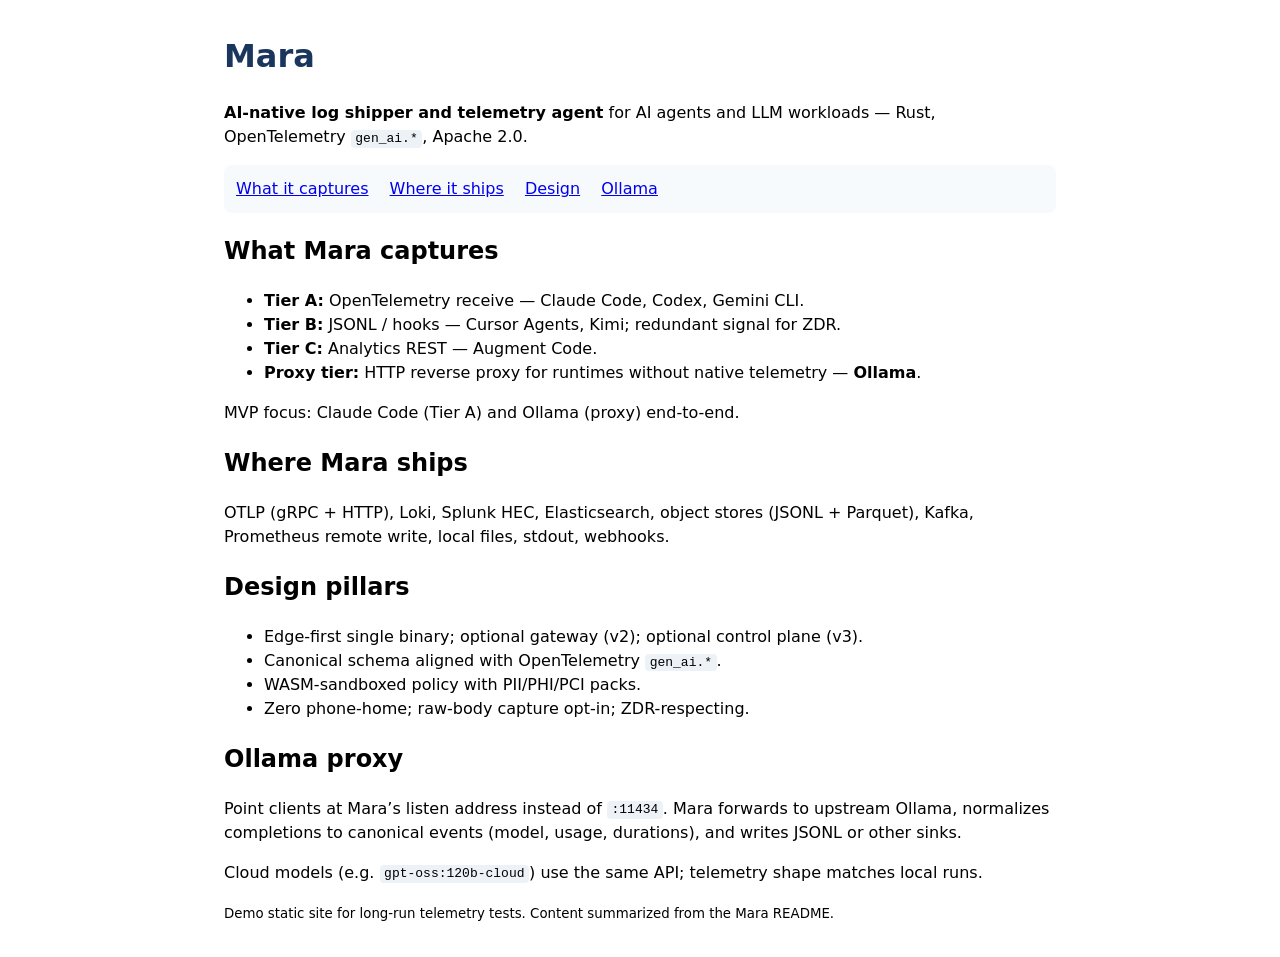
<file: scripts/realworld/demo-site/index.html>
<!DOCTYPE html>
<html lang="en">
<head>
  <meta charset="utf-8" />
  <title>Mara — AI-native telemetry</title>
  <meta name="viewport" content="width=device-width, initial-scale=1" />
  <style>
    body { font-family: system-ui, sans-serif; max-width: 52rem; margin: 2rem auto; padding: 0 1rem; line-height: 1.5; }
    h1 { color: #1a365d; }
    code { background: #edf2f7; padding: 0.1em 0.35em; border-radius: 4px; }
    nav { margin: 1rem 0; padding: 0.75rem; background: #f7fafc; border-radius: 8px; }
    nav a { margin-right: 1rem; }
  </style>
</head>
<body>
  <header>
    <h1>Mara</h1>
    <p><strong>AI-native log shipper and telemetry agent</strong> for AI agents and LLM workloads — Rust, OpenTelemetry <code>gen_ai.*</code>, Apache 2.0.</p>
  </header>
  <nav>
    <a href="#capture">What it captures</a>
    <a href="#ship">Where it ships</a>
    <a href="#design">Design</a>
    <a href="#ollama">Ollama</a>
  </nav>

  <section id="capture">
    <h2>What Mara captures</h2>
    <ul>
      <li><strong>Tier A:</strong> OpenTelemetry receive — Claude Code, Codex, Gemini CLI.</li>
      <li><strong>Tier B:</strong> JSONL / hooks — Cursor Agents, Kimi; redundant signal for ZDR.</li>
      <li><strong>Tier C:</strong> Analytics REST — Augment Code.</li>
      <li><strong>Proxy tier:</strong> HTTP reverse proxy for runtimes without native telemetry — <strong>Ollama</strong>.</li>
    </ul>
    <p>MVP focus: Claude Code (Tier A) and Ollama (proxy) end-to-end.</p>
  </section>

  <section id="ship">
    <h2>Where Mara ships</h2>
    <p>OTLP (gRPC + HTTP), Loki, Splunk HEC, Elasticsearch, object stores (JSONL + Parquet), Kafka, Prometheus remote write, local files, stdout, webhooks.</p>
  </section>

  <section id="design">
    <h2>Design pillars</h2>
    <ul>
      <li>Edge-first single binary; optional gateway (v2); optional control plane (v3).</li>
      <li>Canonical schema aligned with OpenTelemetry <code>gen_ai.*</code>.</li>
      <li>WASM-sandboxed policy with PII/PHI/PCI packs.</li>
      <li>Zero phone-home; raw-body capture opt-in; ZDR-respecting.</li>
    </ul>
  </section>

  <section id="ollama">
    <h2>Ollama proxy</h2>
    <p>Point clients at Mara’s listen address instead of <code>:11434</code>. Mara forwards to upstream Ollama, normalizes completions to canonical events (model, usage, durations), and writes JSONL or other sinks.</p>
    <p>Cloud models (e.g. <code>gpt-oss:120b-cloud</code>) use the same API; telemetry shape matches local runs.</p>
  </section>

  <footer>
    <p><small>Demo static site for long-run telemetry tests. Content summarized from the Mara README.</small></p>
  </footer>
</body>
</html>
</file>
